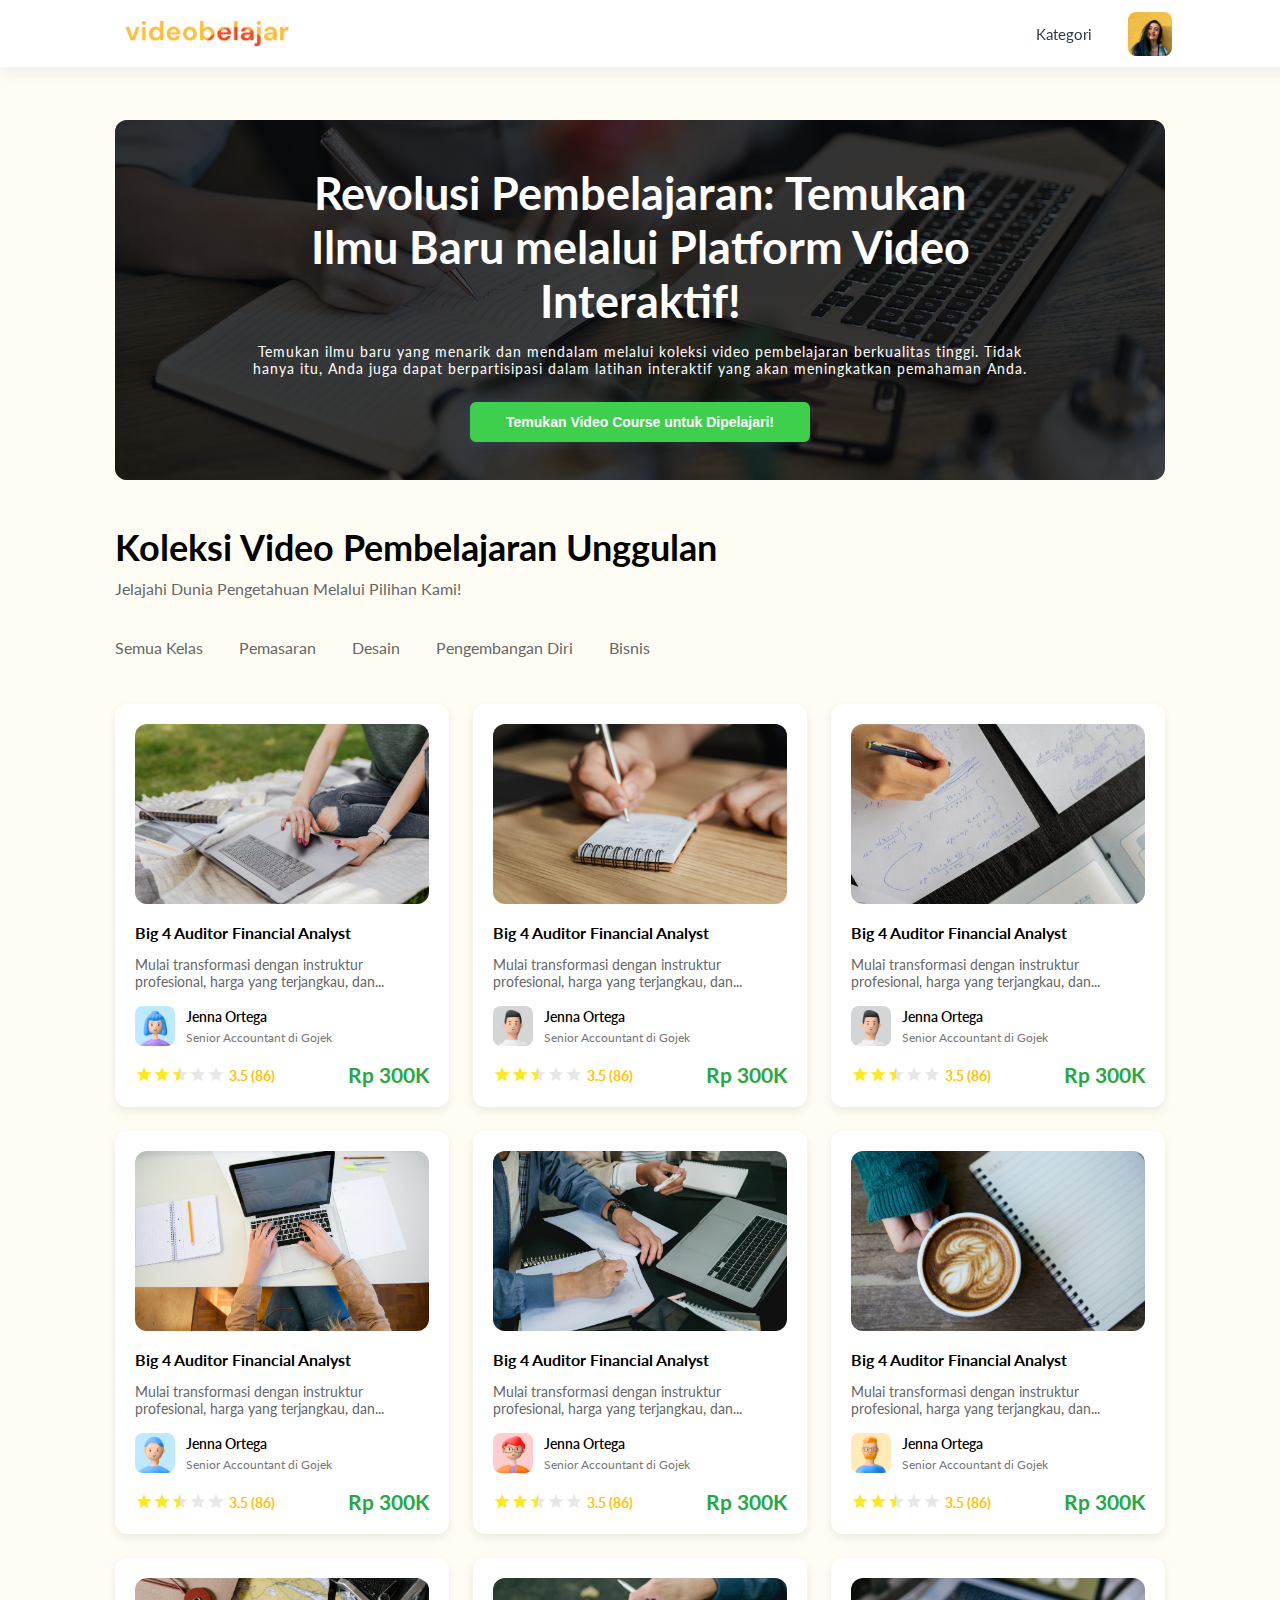
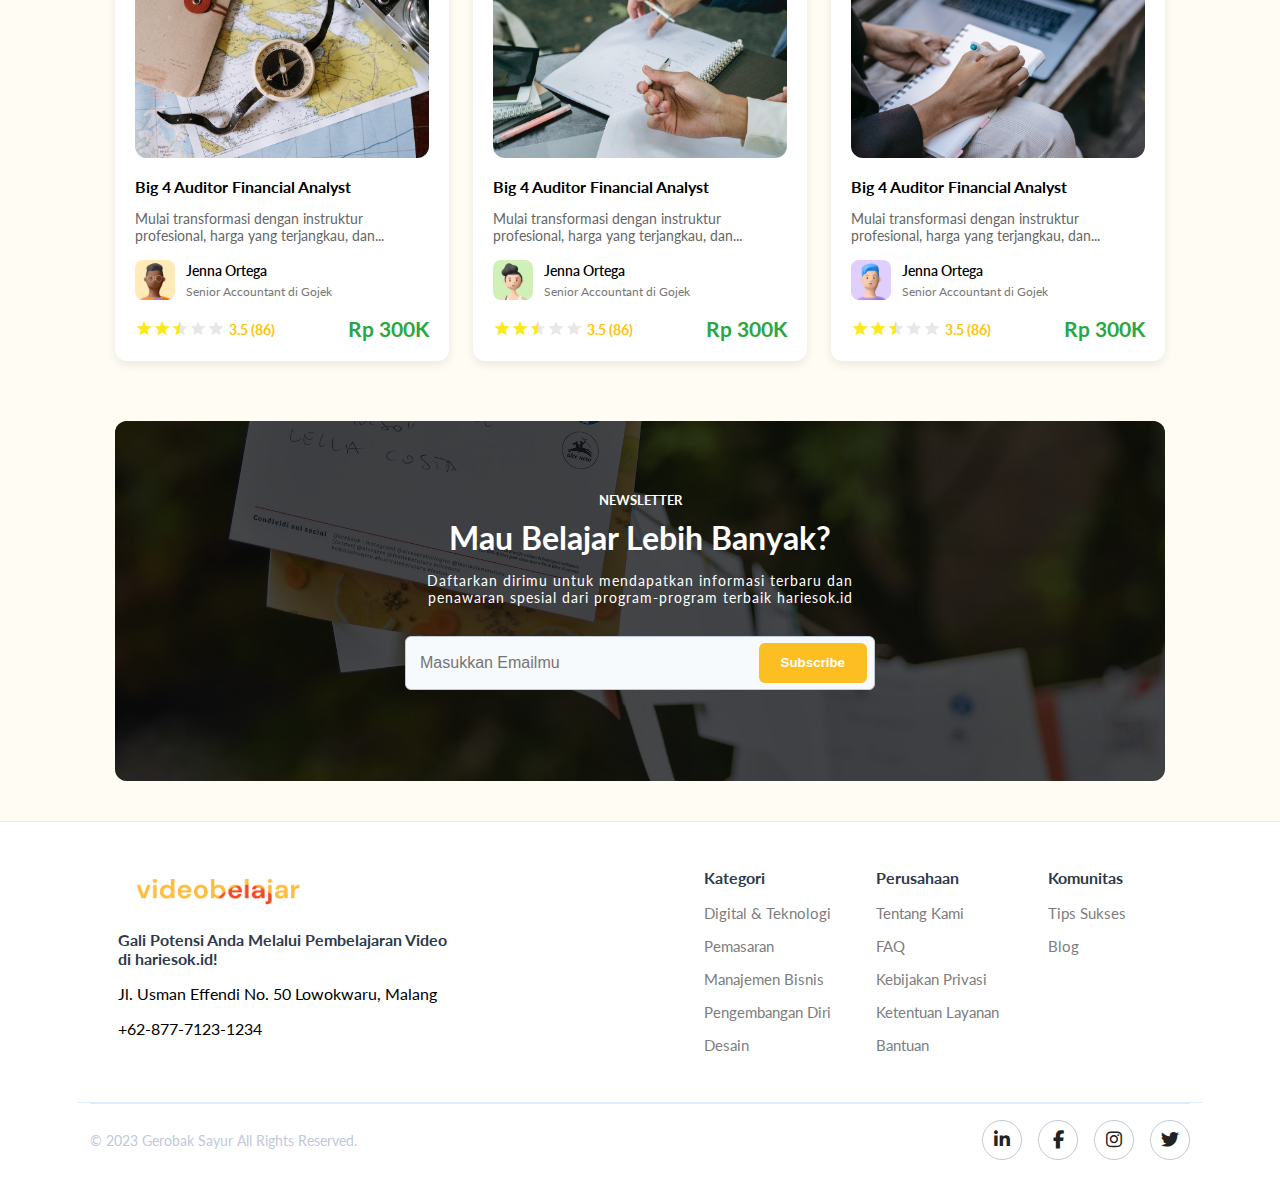
<file: beranda.html>
<!DOCTYPE html>
<html lang="id">
  <head>
    <meta charset="UTF-8" />
    <title>Beranda</title>
    <link
      href="https://fonts.googleapis.com/css?family=Lato:400,700&display=swap"
      rel="stylesheet"
    />
    <link
      rel="stylesheet"
      href="https://cdnjs.cloudflare.com/ajax/libs/font-awesome/6.4.2/css/all.min.css"
    />
    <link rel="stylesheet" href="style.css" />
  </head>
  <body>
    <header class="header beranda-header">
      <img src="Assets/Logo.png" alt="Logo" class="logo" />
      <button class="hamburger" id="hamburger-btn">
        <span></span>
        <span></span>
        <span></span>
      </button>
      <div class="header-right">
        <a href="index.html">Kategori</a>
        <img src="Assets/user.png" alt="User" class="user-icon" />
      </div>
    </header>

    <div class="main-wrapper">
      <!-- Hero Section -->
      <section class="hero">
        <div class="hero-image">
          <img src="Assets/image1.jpg" alt="Hero" />
          <div class="hero-overlay">
            <h1>
              Revolusi Pembelajaran: Temukan Ilmu Baru melalui Platform Video
              Interaktif!
            </h1>
            <p>
              Temukan ilmu baru yang menarik dan mendalam melalui koleksi video
              pembelajaran berkualitas tinggi. Tidak hanya itu, Anda juga dapat
              berpartisipasi dalam latihan interaktif yang akan meningkatkan
              pemahaman Anda.
            </p>
            <button type="submit" class="btn btn-course">
              Temukan Video Course untuk Dipelajari!
            </button>
          </div>
        </div>
      </section>

      <!-- Course Cards Section -->
      <section class="card-section">
        <h2 class="section-title">Koleksi Video Pembelajaran Unggulan</h2>
        <p class="section-desc">
          Jelajahi Dunia Pengetahuan Melalui Pilihan Kami!
        </p>

        <div class="kategori">
          <a href="#">Semua Kelas</a>
          <a href="#">Pemasaran</a>
          <a href="#">Desain</a>
          <a href="#">Pengembangan Diri</a>
          <a href="#">Bisnis</a>
        </div>
      </section>

      <section class="card-grid">
        <div class="card">
          <img src="Assets/image3.jpg" alt="Course Image" class="card-img" />
          <div class="card-body">
            <h3 class="card-title">Big 4 Auditor Financial Analyst</h3>
            <p class="card-desc">
              Mulai transformasi dengan instruktur profesional, harga yang
              terjangkau, dan...
            </p>
            <div class="card-profile">
              <img src="Assets/1.png" alt="Instructor" class="avatar" />
              <div class="info">
                <p class="name">Jenna Ortega</p>
                <p class="role">Senior Accountant di Gojek</p>
              </div>
            </div>
            <div class="card-footer">
              <div class="card-footer-left">
                <img src="Assets/Rating.png" alt="rating" />
                <div class="rating">3.5 (86)</div>
              </div>
              <div class="price">Rp 300K</div>
            </div>
          </div>
        </div>
        <div class="card">
          <img src="Assets/image4.jpg" alt="Course Image" class="card-img" />
          <div class="card-body">
            <h3 class="card-title">Big 4 Auditor Financial Analyst</h3>
            <p class="card-desc">
              Mulai transformasi dengan instruktur profesional, harga yang
              terjangkau, dan...
            </p>
            <div class="card-profile">
              <img src="Assets/2.png" alt="Instructor" class="avatar" />
              <div class="info">
                <p class="name">Jenna Ortega</p>
                <p class="role">Senior Accountant di Gojek</p>
              </div>
            </div>
            <div class="card-footer">
              <div class="card-footer-left">
                <img src="Assets/Rating.png" alt="rating" />
                <div class="rating">3.5 (86)</div>
              </div>
              <div class="price">Rp 300K</div>
            </div>
          </div>
        </div>
        <div class="card">
          <img src="Assets/image5.jpg" alt="Course Image" class="card-img" />
          <div class="card-body">
            <h3 class="card-title">Big 4 Auditor Financial Analyst</h3>
            <p class="card-desc">
              Mulai transformasi dengan instruktur profesional, harga yang
              terjangkau, dan...
            </p>
            <div class="card-profile">
              <img src="Assets/3.png" alt="Instructor" class="avatar" />
              <div class="info">
                <p class="name">Jenna Ortega</p>
                <p class="role">Senior Accountant di Gojek</p>
              </div>
            </div>
            <div class="card-footer">
              <div class="card-footer-left">
                <img src="Assets/Rating.png" alt="rating" />
                <div class="rating">3.5 (86)</div>
              </div>
              <div class="price">Rp 300K</div>
            </div>
          </div>
        </div>
        <div class="card">
          <img src="Assets/image6.jpg" alt="Course Image" class="card-img" />
          <div class="card-body">
            <h3 class="card-title">Big 4 Auditor Financial Analyst</h3>
            <p class="card-desc">
              Mulai transformasi dengan instruktur profesional, harga yang
              terjangkau, dan...
            </p>
            <div class="card-profile">
              <img src="Assets/4.png" alt="Instructor" class="avatar" />
              <div class="info">
                <p class="name">Jenna Ortega</p>
                <p class="role">Senior Accountant di Gojek</p>
              </div>
            </div>
            <div class="card-footer">
              <div class="card-footer-left">
                <img src="Assets/Rating.png" alt="rating" />
                <div class="rating">3.5 (86)</div>
              </div>
              <div class="price">Rp 300K</div>
            </div>
          </div>
        </div>
        <div class="card">
          <img src="Assets/image7.jpg" alt="Course Image" class="card-img" />
          <div class="card-body">
            <h3 class="card-title">Big 4 Auditor Financial Analyst</h3>
            <p class="card-desc">
              Mulai transformasi dengan instruktur profesional, harga yang
              terjangkau, dan...
            </p>
            <div class="card-profile">
              <img src="Assets/5.png" alt="Instructor" class="avatar" />
              <div class="info">
                <p class="name">Jenna Ortega</p>
                <p class="role">Senior Accountant di Gojek</p>
              </div>
            </div>
            <div class="card-footer">
              <div class="card-footer-left">
                <img src="Assets/Rating.png" alt="rating" />
                <div class="rating">3.5 (86)</div>
              </div>
              <div class="price">Rp 300K</div>
            </div>
          </div>
        </div>
        <div class="card">
          <img src="Assets/image8.jpg" alt="Course Image" class="card-img" />
          <div class="card-body">
            <h3 class="card-title">Big 4 Auditor Financial Analyst</h3>
            <p class="card-desc">
              Mulai transformasi dengan instruktur profesional, harga yang
              terjangkau, dan...
            </p>
            <div class="card-profile">
              <img src="Assets/6.png" alt="Instructor" class="avatar" />
              <div class="info">
                <p class="name">Jenna Ortega</p>
                <p class="role">Senior Accountant di Gojek</p>
              </div>
            </div>
            <div class="card-footer">
              <div class="card-footer-left">
                <img src="Assets/Rating.png" alt="rating" />
                <div class="rating">3.5 (86)</div>
              </div>
              <div class="price">Rp 300K</div>
            </div>
          </div>
        </div>
        <div class="card">
          <img src="Assets/image9.jpg" alt="Course Image" class="card-img" />
          <div class="card-body">
            <h3 class="card-title">Big 4 Auditor Financial Analyst</h3>
            <p class="card-desc">
              Mulai transformasi dengan instruktur profesional, harga yang
              terjangkau, dan...
            </p>
            <div class="card-profile">
              <img src="Assets/7.png" alt="Instructor" class="avatar" />
              <div class="info">
                <p class="name">Jenna Ortega</p>
                <p class="role">Senior Accountant di Gojek</p>
              </div>
            </div>
            <div class="card-footer">
              <div class="card-footer-left">
                <img src="Assets/Rating.png" alt="rating" />
                <div class="rating">3.5 (86)</div>
              </div>
              <div class="price">Rp 300K</div>
            </div>
          </div>
        </div>
        <div class="card">
          <img src="Assets/image10.jpg" alt="Course Image" class="card-img" />
          <div class="card-body">
            <h3 class="card-title">Big 4 Auditor Financial Analyst</h3>
            <p class="card-desc">
              Mulai transformasi dengan instruktur profesional, harga yang
              terjangkau, dan...
            </p>
            <div class="card-profile">
              <img src="Assets/8.png" alt="Instructor" class="avatar" />
              <div class="info">
                <p class="name">Jenna Ortega</p>
                <p class="role">Senior Accountant di Gojek</p>
              </div>
            </div>
            <div class="card-footer">
              <div class="card-footer-left">
                <img src="Assets/Rating.png" alt="rating" />
                <div class="rating">3.5 (86)</div>
              </div>
              <div class="price">Rp 300K</div>
            </div>
          </div>
        </div>
        <div class="card">
          <img src="Assets/image11.jpg" alt="Course Image" class="card-img" />
          <div class="card-body">
            <h3 class="card-title">Big 4 Auditor Financial Analyst</h3>
            <p class="card-desc">
              Mulai transformasi dengan instruktur profesional, harga yang
              terjangkau, dan...
            </p>
            <div class="card-profile">
              <img src="Assets/9.png" alt="Instructor" class="avatar" />
              <div class="info">
                <p class="name">Jenna Ortega</p>
                <p class="role">Senior Accountant di Gojek</p>
              </div>
            </div>
            <div class="card-footer">
              <div class="card-footer-left">
                <img src="Assets/Rating.png" alt="rating" />
                <div class="rating">3.5 (86)</div>
              </div>
              <div class="price">Rp 300K</div>
            </div>
          </div>
        </div>
      </section>

      <!-- Hero Section Before Footer -->
      <section class="hero hero-secondary">
        <div class="hero-image">
          <img src="Assets/image2.jpg" alt="Hero 2" />
          <div class="hero-overlay">
            <h5>NEWSLETTER</h5>
            <h1>Mau Belajar Lebih Banyak?</h1>
            <p>
              Daftarkan dirimu untuk mendapatkan informasi terbaru dan penawaran
              spesial dari program-program terbaik hariesok.id
            </p>
            <form class="newsletter-form">
              <input
                type="email"
                class="newsletter-input"
                placeholder="Masukkan Emailmu"
                required
              />
              <button type="submit" class="btn-subcribe">Subscribe</button>
            </form>
          </div>
        </div>
      </section>
    </div>

    <!-- Footer -->
    <footer class="footer">
      <div class="footer-content">
        <div class="footer-left">
          <img src="Assets/Logo.png" alt="Logo" class="logo" />
          <h4>Gali Potensi Anda Melalui Pembelajaran Video di hariesok.id!</h4>
          <p>Jl. Usman Effendi No. 50 Lowokwaru, Malang</p>
          <p>+62-877-7123-1234</p>
        </div>
        <div class="footer-right">
          <div>
            <h4 class="footer-toggle">
              Kategori
              <button
                class="footer-arrow"
                type="button"
                aria-label="Toggle Kategori"
              >
                <i class="fas fa-chevron-right fa-sm"></i>
              </button>
            </h4>
            <ul>
              <li><a href="#">Digital & Teknologi</a></li>
              <li><a href="#">Pemasaran</a></li>
              <li><a href="#">Manajemen Bisnis</a></li>
              <li><a href="#">Pengembangan Diri</a></li>
              <li><a href="#">Desain</a></li>
            </ul>
          </div>
          <div>
            <h4 class="footer-toggle">
              Perusahaan
              <button
                class="footer-arrow"
                type="button"
                aria-label="Toggle Kategori"
              >
                <i class="fas fa-chevron-right fa-sm"></i>
              </button>
            </h4>
            <ul>
              <li><a href="#">Tentang Kami</a></li>
              <li><a href="#">FAQ</a></li>
              <li><a href="#">Kebijakan Privasi</a></li>
              <li><a href="#">Ketentuan Layanan</a></li>
              <li><a href="#">Bantuan</a></li>
            </ul>
          </div>
          <div>
            <h4 class="footer-toggle">
              Komunitas
              <button
                class="footer-arrow"
                type="button"
                aria-label="Toggle Kategori"
              >
                <i class="fas fa-chevron-right fa-sm"></i>
              </button>
            </h4>
            <ul>
              <li><a href="#">Tips Sukses</a></li>
              <li><a href="#">Blog</a></li>
            </ul>
          </div>
        </div>
      </div>
      <div class="footer-bottom">
        <div class="footer-copyright">
          &copy; 2023 Gerobak Sayur All Rights Reserved.
        </div>
        <div class="footer-social">
          <a href="#" target="_blank"><i class="fab fa-linkedin-in"></i></a>
          <a href="#" target="_blank"><i class="fab fa-facebook-f"></i></a>
          <a href="#" target="_blank"><i class="fab fa-instagram"></i></a>
          <a href="#" target="_blank"><i class="fab fa-twitter"></i></a>
        </div>
      </div>
    </footer>
  </body>
</html>
</file>
<file: style.css>
body {
  font-family: "Lato", Arial, sans-serif;
  background: #fffdf3;
  margin: 0;
  padding: 0;
  box-sizing: border-box;
}

/* Style untuk Header */

.header {
  width: 100%;
  background: #fff;
  padding: 10px 32px 10px 32px;
  position: fixed;
  top: 0;
  left: 0;
  z-index: 10;
  box-shadow: 0 8px 12px rgba(31, 38, 135, 0.06);
}

.beranda-header {
  display: flex;
  align-items: center;
  justify-content: space-between;
}

.logo {
  margin-left: 75px;
  width: 200px;
  height: auto;
}

.header-right {
  display: flex;
  align-items: center;
  gap: 36px;
}

.user-icon {
  width: 44px;
  height: 44px;
  border-radius: 8px;
  margin-right: 140px;
}

.header-right a {
  color: #2d3a4b;
  text-decoration: none;
  font-size: 15px;
  transition: color 0.2s;
}

.header-right a:hover {
  color: #7d7d7d;
}

.hamburger {
  display: none;
  flex-direction: column;
  justify-content: center;
  width: 36px;
  height: 36px;
  background: none;
  border: none;
  cursor: pointer;
  gap: 6px;
  margin-left: auto;
}

.hamburger span {
  display: block;
  height: 4px;
  width: 100%;
  background: #2d3a4b;
  border-radius: 2px;
  transition: 0.3s;
}

/* Style untuk Container */
/* Container untuk form login, register, dan forgot password */

.container {
  background: #fff;
  max-width: 450px;
  margin: 100px auto 50px auto;
  padding: 32px 28px 18px 28px;
  border-radius: 8px;
  box-shadow: 0 8px 32px rgba(31, 38, 135, 0.15);
}

.container h2 {
  text-align: center;
  margin: 0px 4px;
}

.container p {
  text-align: center;
  margin: 10px 4px 30px 4px;
  font-size: 15px;
}

.form-group {
  margin-bottom: 8px;
}

label {
  display: block;
  margin-bottom: 6px;
  color: #2d3a4b;
  font-weight: 100;
}

input[type="name"],
input[type="email"],
input[type="password"],
input[type="confirm-password"],
.phone-input,
.btn {
  width: 100%;
  box-sizing: border-box;
}

.country-select {
  width: 20%;
  box-sizing: border-box;
}

input[type="name"],
input[type="email"],
input[type="password"],
input[type="confirm-password"],
.phone-input {
  padding: 12px 14px;
  border: 1px solid #bfc9d9;
  border-radius: 6px;
  font-size: 16px;
  transition: border 0.2s;
  margin-bottom: 6px;
}

input[type="name"]:focus,
input[type="email"]:focus,
input[type="password"]:focus,
input[type="confirm-password"]:focus,
.phone-input:focus {
  border-color: #5b9df9;
  outline: none;
}

.phone-input-group {
  display: flex;
  gap: 12px;
}

.country-code-box {
  display: flex;
  align-items: center;
  border: 1px solid #bfc9d9;
  border-radius: 6px;
  height: 44px;
  width: 40%;
  box-sizing: border-box;
}

span.flag-box {
  align-items: center;
  border: 1px solid #bfc9d9;
  border-radius: 6px;
  background: #f7fafd;
  padding: 0 12px 0 12px;
  min-width: 20px;
  height: 44px;
}

.flag-box {
  display: flex;
  align-items: center;
}

.flag-icon {
  width: 22px;
  height: 16px;
  object-fit: cover;
}

.country-select {
  border: none;
  background: transparent;
  font-size: 16px;
  outline: none;
  padding-left: 4px;
  min-width: 60px;
  height: 42px;
  box-sizing: border-box;
}

.forgot-link {
  display: block;
  text-align: right;
  margin-bottom: 18px;
  color: black;
  text-decoration: none;
  font-size: 14px;
  transition: color 0.2s;
}

.forgot-link:hover {
  color: #5a616b;
  text-decoration: underline;
}

.btn {
  padding: 10px 12px;
  margin-bottom: 12px;
  border: none;
  border-radius: 6px;
  font-size: 14px;
  font-weight: 700;
  cursor: pointer;
  transition: background 0.2s, color 0.2s, box-shadow 0.2s;
  display: block;
}

.btn-login {
  background: #3ecf4c;
  color: #fff;
  box-shadow: 0 2px 8px rgba(91, 157, 249, 0.12);
  border: 2px solid #3ecf4c;
}

.btn-login:hover {
  background: #fff;
  color: #3ecf4c;
}

.btn-register {
  background: #e8fde1;
  color: #3ecf4c;
  border: 2px solid #3ecf4c;
}

.btn-register:hover {
  background: #fff;
  color: #3ecf4c;
}

.btn-google {
  background: #fff;
  color: #2d3a4b;
  border: 2px solid #e0eafc;
  display: flex;
  align-items: center;
  justify-content: center;
  gap: 10px;
}

.btn-google:hover {
  background: #e0eafc;
  color: #2d3a4b;
  border-color: #bfc9d9;
}

.btn-google img {
  width: 20px;
  height: 20px;
}

.divider {
  display: flex;
  align-items: center;
  text-align: center;
  margin: 18px 0 18px 0;
}

.divider span {
  font-size: 14px;
  padding: 0 14px;
  font-weight: 600;
  letter-spacing: 1px;
}

.divider::before,
.divider::after {
  content: "";
  flex: 1;
  border-bottom: 1.5px solid #e0eafc;
}

/* Style untuk Beranda */

.main-wrapper {
  max-width: 1050px;
  margin: 0 auto;
  padding: 0 16px;
}

.hero {
  position: relative;
  width: 100%;
  margin: 120px 0 32px 0;
}
.hero-image {
  position: relative;
  width: 100%;
  height: 360px;
  overflow: hidden;
  border-radius: 12px;
}
.hero-image img {
  width: 100%;
  height: 100%;
  object-fit: cover;
  display: block;
}

.hero-overlay {
  position: absolute;
  top: 0;
  left: 0;
  right: 0;
  bottom: 0;
  background: rgba(5, 7, 10, 0.75);
  color: #fff;
  display: flex;
  flex-direction: column;
  align-items: center;
  justify-content: center;
  text-align: center;
  padding: 100px;
}

.hero .hero-overlay h1 {
  font-size: 2.8rem;
  padding: 20px 60px 0 60px;
  margin: 0;
}

.hero .hero-overlay p {
  font-size: 14px;
  letter-spacing: 1px;
  padding: 15px 20px;
  margin: 0;
}

.btn-course {
  margin-top: 10px;
  width: 40%;
  background: #3ecf4c;
  color: #fff;
  box-shadow: 0 2px 8px rgba(91, 157, 249, 0.12);
  border: 2px solid #3ecf4c;
}

.btn-course:hover {
  background: #fff;
  color: #3ecf4c;
}

.hero-secondary {
  margin-top: 60px;
}

.hero-secondary .hero-image {
  height: 360px;
  margin-top: 32px;
}
.hero-secondary .hero-overlay h5 {
  margin: 0;
}

.hero-secondary .hero-overlay h1 {
  font-size: 2rem;
  padding: 10px 60px 0 60px;
}

.hero-secondary .hero-overlay p {
  padding: 15px 180px;
}

.newsletter-form {
  position: relative;
  width: 100%;
  max-width: 470px;
  margin: 15px auto;
}

.newsletter-input {
  width: 100%;
  height: 54px;
  padding: 12px 130px 12px 14px;
  border: 1px solid #bfc9d9;
  border-radius: 6px;
  font-size: 16px;
  background: #f7fafd;
  outline: none;
  box-sizing: border-box;
}

.btn-subcribe {
  position: absolute;
  top: 45%;
  right: 8px;
  transform: translateY(-50%);
  padding: 10px 22px;
  border: none;
  border-radius: 6px;
  background: #fbbf24;
  color: #fff;
  font-weight: 700;
  cursor: pointer;
  transition: background 0.2s;
  height: 40px;
  display: flex;
  align-items: center;
  justify-content: center;
  white-space: nowrap;
}

.btn-subcribe:hover {
  background: #f59e0b;
}

.section-title {
  font-size: 36px;
  font-weight: bold;
  margin: 45px 0 5px 0;
}

.section-desc {
  font-size: 16px;
  color: #666;
  margin: 10px 0 10px 0;
}

.kategori {
  display: flex;
  flex-wrap: wrap;
  gap: 36px;
  margin: 20px 0 30px 0;
}

.kategori a {
  font-size: 16px;
  color: #666;
  text-decoration: none;
  padding: 20px 0 15px 0;
  transition: color 0.2s, border-bottom 0.2s;
  border-bottom: 2px solid transparent;
}

.kategori a:hover {
  font-weight: 1000;
  color: #f64920;
  border-bottom: 6px solid #f64920;
}

/* Style untuk Card */

.card-grid {
  display: grid;
  grid-template-columns: repeat(auto-fit, minmax(300px, 1fr));
  gap: 1.5rem;
}

.card {
  background-color: white;
  border-radius: 12px;
  overflow: hidden;
  box-shadow: 0 4px 10px rgba(0, 0, 0, 0.08);
  transition: transform 0.2s ease;
  padding: 20px;
}

.card:hover {
  transform: translateY(-5px);
}

.card-img {
  width: 100%;
  height: 180px;
  object-fit: cover;
  border-radius: 12px;
}

.card-title {
  font-size: 1rem;
  font-weight: bold;
  margin-bottom: 0.3rem;
}

.card-desc {
  font-size: 0.875rem;
  color: #666;
  margin-bottom: 1rem;
}

.card-profile {
  display: flex;
  align-items: center;
  gap: 0.7rem;
  margin-bottom: 1rem;
}

.avatar {
  width: 40px;
  height: 40px;
  border-radius: 20%;
}

.name {
  font-weight: 600;
  font-size: 0.9rem;
  margin: 0 0 0 0;
}

.role {
  font-size: 0.75rem;
  color: #777;
  margin: 5px 0 0 0;
}

.card-footer {
  display: flex;
  justify-content: space-between;
  align-items: center;
  font-weight: bold;
  font-size: 0.9rem;
}

.card-footer-left {
  display: flex;
}

.rating {
  margin: 2px 0 0 4px;
  color: #ffc107;
}

.price {
  font-size: 1.3rem;
  color: #28a745;
}

/* Style untuk Footer */

.footer {
  background: #fff;
  padding: 46px 0 0 0;
  margin-top: 40px;
  border-top: 1px solid #e0eafc;
}

.footer-content {
  display: flex;
  justify-content: space-between;
  max-width: 1100px;
  margin: 0 auto;
  padding: 0 24px 34px 0;
  gap: 32px;
  border-bottom: 1px solid #e0eafc;
}

.footer-left {
  margin-left: 40px;
  flex: 1;
}

.footer-left img {
  margin: 0 0 12px 0;
}

.footer-right {
  flex: 2;
  display: flex;
  gap: 42px;
  justify-content: flex-end;
}

.footer-right > div {
  min-width: 130px;
}

.footer h4 {
  margin-top: 0px;
  margin-bottom: 16px;
  color: #2d3a4b;
  font-size: 1rem;
}

.footer ul {
  list-style: none;
  padding: 0;
  margin: 0;
}

.footer ul li {
  margin-bottom: 14px;
}

.footer ul li a {
  color: #7d7d7d;
  text-decoration: none;
  font-size: 15px;
  transition: color 0.2s;
}

.footer ul li a:hover {
  color: #2d3a4b;
}

.footer-bottom {
  display: flex;
  justify-content: space-between;
  align-items: center;
  border-top: 1px solid #e0eafc;
  padding: 16px 0 40px 0;
  max-width: 1100px;
  margin: 0 auto;
  font-size: 14px;
  color: #bfc9d9;
}

.footer-social {
  display: flex;
  gap: 16px;
}

.footer-social a {
  display: flex;
  text-decoration: none;
  align-items: center;
  justify-content: center;
  width: 38px;
  height: 38px;
  border: 1.5px solid #bfc9d9;
  border-radius: 50%;
  background: #fff;
  color: #222;
  font-size: 18px;
  transition: background 0.2s, color 0.2s, border-color 0.2s;
}

.footer-social a:hover {
  background: #c0c0c0;
  color: #fff;
}

.footer-arrow {
  display: none;
  background: none;
  border: none;
  font-size: 18px;
  margin-left: 8px;
  cursor: pointer;
  color: #2d3a4b;
  transition: transform 0.2s;
}

/* Responsive 992px */

@media (max-width: 992px) {
  .hero {
    margin: 90px 0 32px 0;
  }

  .hero-image {
    height: 400px;
  }

  .hero-overlay {
    padding: 20px;
  }

  .hero .hero-overlay h1 {
    font-size: 24px;
    padding: 0 80px;
  }

  .hero .hero-overlay p {
    font-size: 12px;
    padding: 15px 40px;
  }

  .btn-course {
    width: 100%;
  }
}

/* Responsive 700px */

@media (max-width: 700px) {
  .container {
    max-width: 98vw;
    margin: 100px 20px 30px 20px;
    padding: 20px;
  }

  .header {
    padding: 16px 16px;
  }

  .logo {
    margin-left: 0;
    width: 152px;
  }

  .header-right {
    gap: 16px;
  }

  .user-icon {
    margin-right: 16px;
    width: 36px;
    height: 36px;
  }

  .header-right {
    display: none;
    position: absolute;
    top: 60px;
    right: 16px;
    background: #fff;
    box-shadow: 0 4px 16px rgba(0, 0, 0, 0.08);
    border-radius: 8px;
    flex-direction: column;
    align-items: flex-start;
    padding: 16px 24px;

    z-index: 100;
  }
  .header-right.show {
    display: flex;
  }
  .hamburger {
    margin: 0 30px;
    display: flex;
  }

  .section-title {
    font-size: 24px;
    margin: 15px 0 5px 0;
  }

  .section-desc {
    font-size: 14px;
  }

  .kategori {
    gap: 12px;
    margin: 10px 0 20px 0;
  }

  .card-grid {
    display: grid;
    grid-template-columns: repeat(auto-fit, minmax(300px, 1fr));
    gap: 1.5rem;
  }

  .card {
    display: flex;
    padding: 15px;
  }

  .card-img {
    width: 140px;
    height: 140px;
  }

  .card-body {
    padding: 0 15px;
  }

  .card-title {
    font-size: 20px;
    font-weight: bold;
    margin: 0 0 0.8rem 0;
  }

  .card-desc {
    display: none;
  }

  .hero-secondary {
    margin-top: 30px;
  }

  .hero-secondary .hero-image {
    height: 400px;
  }
  .hero-secondary .hero-overlay h5 {
    font-size: 16px;
  }

  .hero-secondary .hero-overlay h1 {
    font-size: 30px;
    padding: 10px 30px 0 30px;
  }

  .hero-secondary .hero-overlay p {
    font-size: 14px;
    line-height: 20px;
    padding: 15px 10px;
  }

  .newsletter-form {
    display: block;
    width: 100%;
    max-width: 100%;
    margin: 20px auto 0 auto;
  }

  .newsletter-input {
    width: 100%;
    height: 40px;
    text-align: center;
  }

  .btn-subcribe {
    position: static;
    width: 100%;
    margin-top: 30px;
  }

  .footer {
    padding: 20px;
  }

  .footer-content {
    padding: 0;
    display: block;
  }

  .footer-left {
    margin: 0;
  }

  .footer-right {
    flex-direction: column;
    gap: 24px;
    margin: 15px 0;
  }

  .footer h4 {
    margin: 0px;
  }

  .footer ul {
    display: none;
  }

  .footer-arrow {
    display: inline;
  }

  .footer-arrow i {
    color: #7d7d7d;
  }

  .footer-toggle {
    display: flex;
    align-items: center;
    justify-content: space-between;
    cursor: pointer;
    user-select: none;
  }

  .footer-bottom {
    flex-direction: column;
    align-items: start;
    text-align: start;
    gap: 16px;
    padding: 16px 0;
  }

  .footer-copyright {
    order: 2;
  }

  .footer-social {
    order: 1;
    display: flex;
    gap: 16px;
  }
}
</file>
